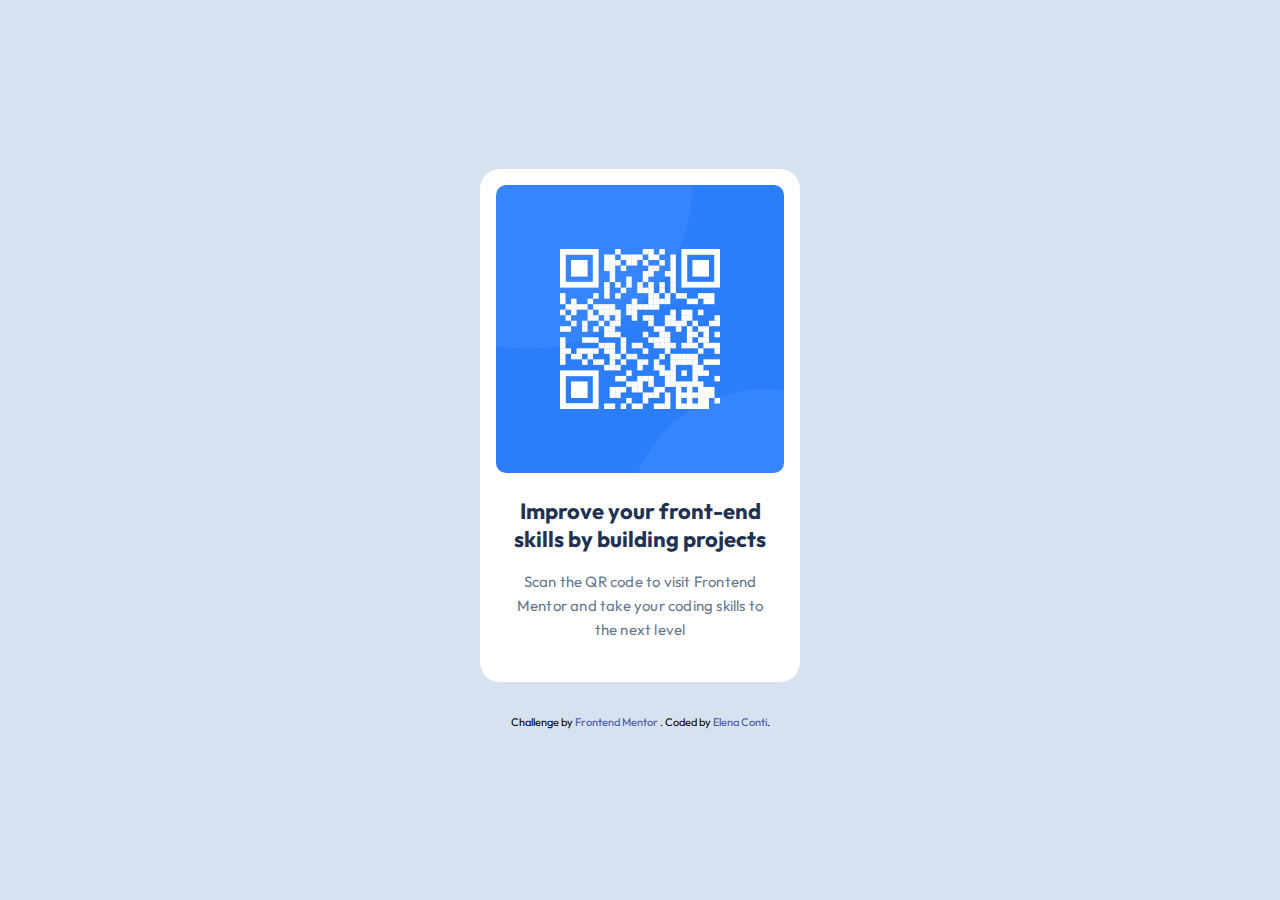
<file: 01_project_qr_code/index.html>
<!DOCTYPE html>
<html lang="it">
<head>
  <meta charset="UTF-8">
  <meta name="viewport" content="width=device-width, initial-scale=1.0">
  
  <link rel="icon" type="image/png" href="./qr-code-component-main/images/favicon-32x32.png">
  
  <title>Frontend Mentor | QR code component</title>

  <!-- Google Fonts -->
  <link rel="preconnect" href="https://fonts.googleapis.com">
  <link rel="preconnect" href="https://fonts.gstatic.com" crossorigin>
  <link href="https://fonts.googleapis.com/css2?family=Outfit:wght@400;700&display=swap" rel="stylesheet">

  <!-- Foglio di stile esterno -->
  <link rel="stylesheet" href="style.css">
</head>
<body>

  <!-- Componente principale -->
  <main class="card" role="main" aria-label="QR Code Project Card">
    <img 
      src="./qr-code-component-main/images/image-qr-code.png" 
      alt="Codice QR per accedere a Frontend Mentor"
      class="qr-image"
      loading="lazy"
    >
    <div class="card-content">
      <h1>Improve your front-end skills by building projects</h1>
      <p>Scan the QR code to visit Frontend Mentor and take your coding skills to the next level</p>
    </div>
  </main>

  <!-- Footer di attribuzione -->
  <footer class="attribution" aria-label="Attribuzione progetto">
    Challenge by 
    <a href="https://www.frontendmentor.io?ref=challenge" target="_blank" rel="noopener noreferrer">
      Frontend Mentor
    </a>. 
    Coded by 
    <a href="#" target="_blank" rel="noopener noreferrer">Elena Conti</a>.
  </footer>

</body>
</html>
</file>
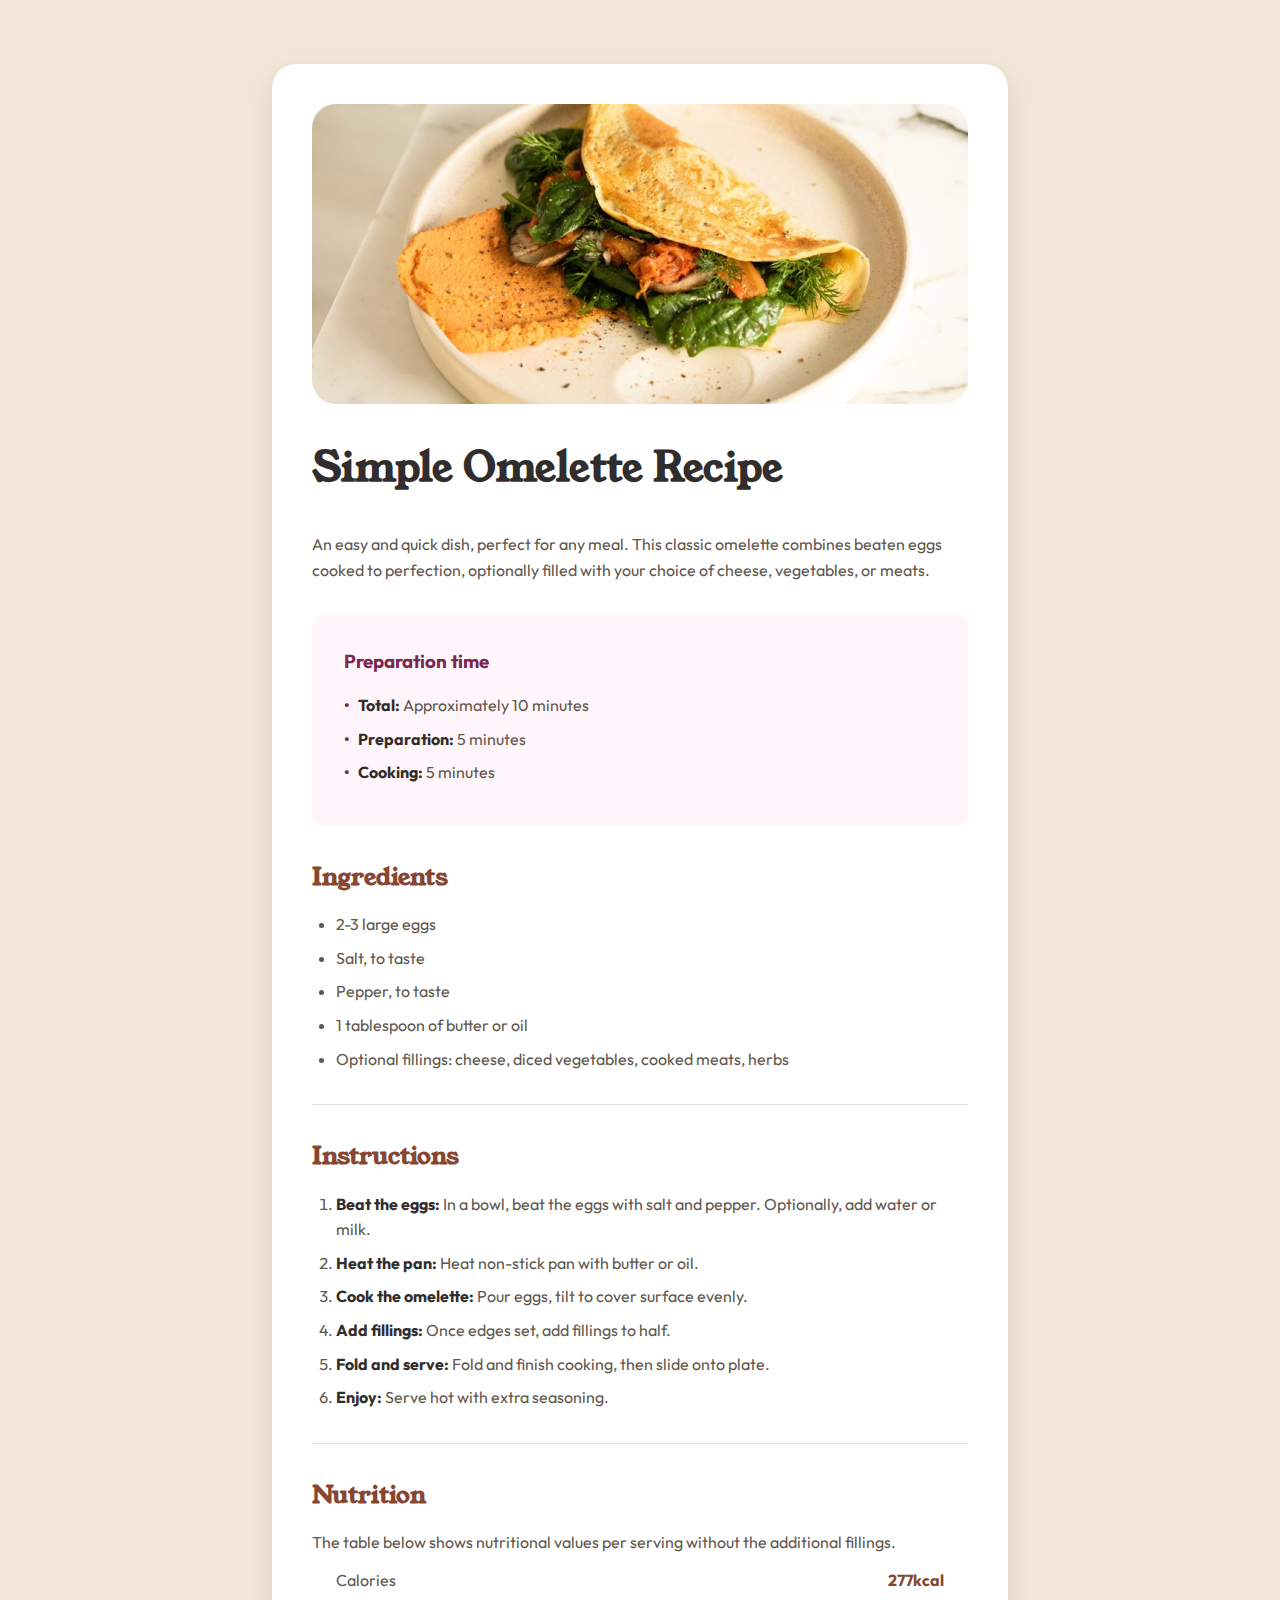
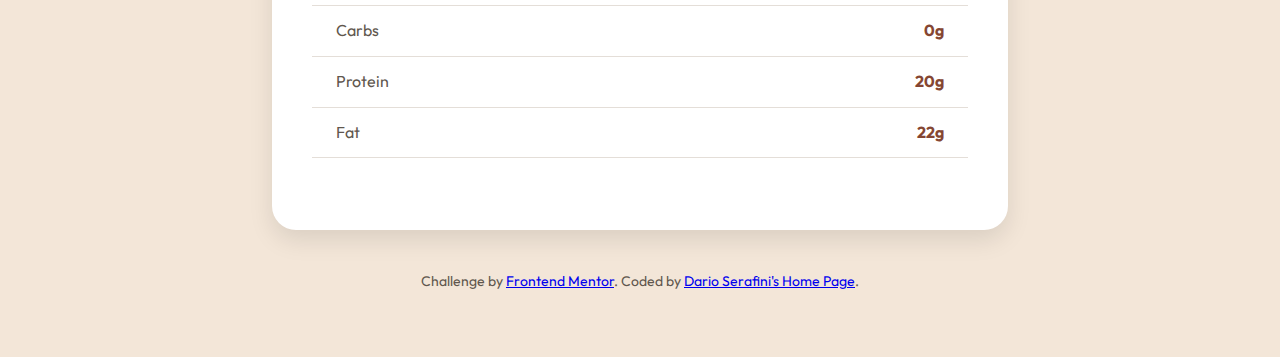
<file: 04_project_recipe_page_main/index.html>
<!DOCTYPE html>
<html lang="it">

<head>
    <meta charset="UTF-8">
    <meta name="viewport" content="width=device-width, initial-scale=1.0">
    <link rel="icon" type="img/png" sizes="32x32" href="./assets/images/favicon-32x32.png">
    <title>Ricetta Omelette Semplice | Frontend Mentor</title>
    <link rel="stylesheet" href="style.css">
    <link rel="preconnect" href="https://fonts.googleapis.com">
    <link rel="preconnect" href="https://fonts.gstatic.com" crossorigin>
    <link
        href="https://fonts.googleapis.com/css2?family=Outfit:wght@400;600;700&family=Young+Serif:wght@400&display=swap"
        rel="stylesheet">
</head>

<body>
    <main class="recipe-card">
        <header class="recipe-header">
            <img src="./assets/images/image-omelette.jpeg" alt="Omelette su piatto bianco" class="recipe-image">
        </header>

        <div class="recipe-content">
            <h1 class="recipe-title">Simple Omelette Recipe</h1>
            <p class="recipe-description">
                An easy and quick dish, perfect for any meal. This classic omelette combines beaten eggs cooked to
                perfection, optionally filled with your choice of cheese, vegetables, or meats.
            </p>

            <aside class="prep-time-box">
                <h3>Preparation time</h3>
                <ul class="prep-time-list">
                    <li><strong>Total:</strong> Approximately 10 minutes</li>
                    <li><strong>Preparation:</strong> 5 minutes</li>
                    <li><strong>Cooking:</strong> 5 minutes</li>
                </ul>
            </aside>

            <section class="recipe-section">
                <h2>Ingredients</h2>
                <ul>
                    <li>2-3 large eggs</li>
                    <li>Salt, to taste</li>
                    <li>Pepper, to taste</li>
                    <li>1 tablespoon of butter or oil</li>
                    <li>Optional fillings: cheese, diced vegetables, cooked meats, herbs</li>
                </ul>
            </section>

            <hr>

            <section class="recipe-section">
                <h2>Instructions</h2>
                <ol>
                    <li><strong>Beat the eggs:</strong> In a bowl, beat the eggs with salt and pepper. Optionally, add
                        water or milk.</li>
                    <li><strong>Heat the pan:</strong> Heat non-stick pan with butter or oil.</li>
                    <li><strong>Cook the omelette:</strong> Pour eggs, tilt to cover surface evenly.</li>
                    <li><strong>Add fillings:</strong> Once edges set, add fillings to half.</li>
                    <li><strong>Fold and serve:</strong> Fold and finish cooking, then slide onto plate.</li>
                    <li><strong>Enjoy:</strong> Serve hot with extra seasoning.</li>
                </ol>
            </section>

            <hr>

            <section class="recipe-section">
                <h2>Nutrition</h2>
                <p>The table below shows nutritional values per serving without the additional fillings.</p>
                <table class="nutrition-table">
                    <tbody>
                        <tr>
                            <td>Calories</td>
                            <td>277kcal</td>
                        </tr>
                        <tr>
                            <td>Carbs</td>
                            <td>0g</td>
                        </tr>
                        <tr>
                            <td>Protein</td>
                            <td>20g</td>
                        </tr>
                        <tr>
                            <td>Fat</td>
                            <td>22g</td>
                        </tr>
                    </tbody>
                </table>
            </section>
        </div>
    </main>

    <footer class="attribution">
        <p>
            Challenge by <a href="#" target="_blank">Frontend Mentor</a>.
            Coded by <a href="https://www.cristinaelettronica.com" target="_blank">Dario Serafini's Home Page</a>.
        </p>
    </footer>
</body>

</html>
</file>
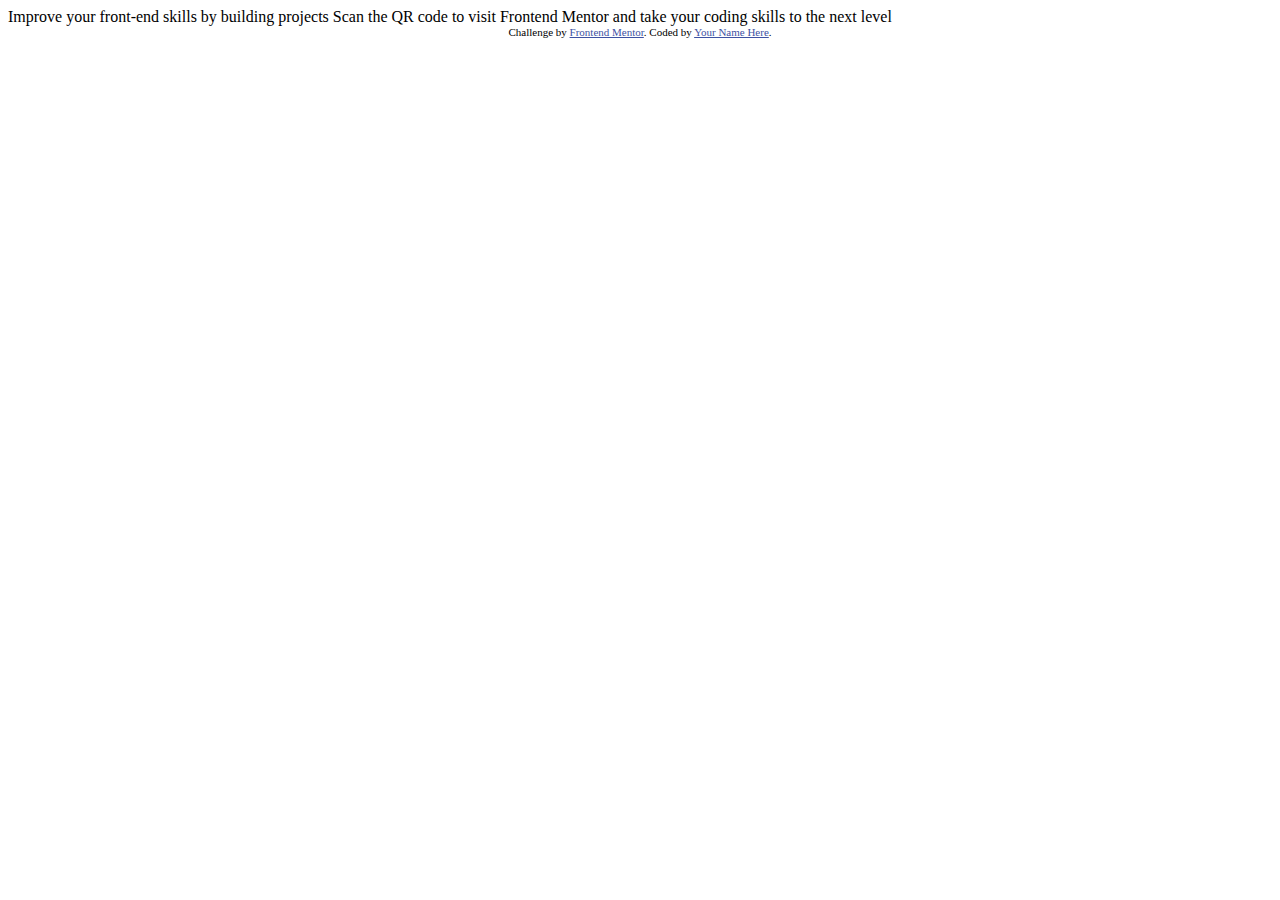
<file: 01_project_qr_code/qr-code-component-main/index.html>
<!DOCTYPE html>
<html lang="en">
<head>
  <meta charset="UTF-8">
  <meta name="viewport" content="width=device-width, initial-scale=1.0"> <!-- displays site properly based on user's device -->

  <link rel="icon" type="image/png" sizes="32x32" href="./images/favicon-32x32.png">
  
  <title>Frontend Mentor | QR code component</title>

  <!-- Feel free to remove these styles or customise in your own stylesheet 👍 -->
  <style>
    .attribution { font-size: 11px; text-align: center; }
    .attribution a { color: hsl(228, 45%, 44%); }
  </style>
</head>
<body>

  Improve your front-end skills by building projects

  Scan the QR code to visit Frontend Mentor and take your coding skills to the next level
  
  <div class="attribution">
    Challenge by <a href="https://www.frontendmentor.io?ref=challenge" target="_blank">Frontend Mentor</a>. 
    Coded by <a href="#">Your Name Here</a>.
  </div>
</body>
</html>
</file>
<file: 01_project_qr_code/style.css>
/* -------------------- */
/* --- VARIABILI CSS ---*/
/* -------------------- */
:root {
  /* Colori */
  --white: hsl(0, 0%, 100%);
  --light-gray: hsl(212, 45%, 89%);
  --grayish-blue: hsl(216, 15%, 48%);
  --dark-blue: hsl(218, 44%, 22%);
  --accent-blue: hsl(228, 45%, 44%);

  /* Font */
  --font-family-default: "Outfit", sans-serif;

  /* Spaziature standard */
  --radius-card: 1.25rem; /* 20px */
  --radius-img: 0.625rem; /* 10px */
  /* --shadow-card: 0 25px 50px -12px rgba(0, 0, 0, 0.1); */
  --padding-card: 1rem;
}

/* -------------------------- */
/* --- RESET E STILI BASE ---*/
/* -------------------------- */
* {
  margin: 0;
  padding: 0;
  box-sizing: border-box;
}

html {
  font-size: 100%; /* base per rem */
}

body {
  font-family: var(--font-family-default);
  background-color: var(--light-gray);
  font-size: 0.9375rem; /* 15px */
  display: flex;
  flex-direction: column;
  justify-content: center;
  align-items: center;
  min-height: 100vh;
  padding: 1.5rem;
  line-height: 1.6;
}

/* -------------------- */
/* --- COMPONENTE CARD ---*/
/* -------------------- */
.card {
  background-color: var(--white);
  max-width: 320px;
  padding: var(--padding-card);
  border-radius: var(--radius-card);
  box-shadow: var(--shadow-card);
  text-align: center;
  margin-bottom: 2rem;
}

.card img {
  width: 100%;
  border-radius: var(--radius-img);
  display: block;
}

.card-content {
  padding: 1.5rem 0.5rem;
}

.card-content h1 {
  color: var(--dark-blue);
  font-size: 1.375rem;
  font-weight: 700;
  margin-bottom: 1rem;
  line-height: 1.3;
}

.card-content p {
  color: var(--grayish-blue);
  line-height: 1.6;
  letter-spacing: 0.2px;
}

/* -------------------- */
/* --- ATTRIBUZIONE ---*/
/* -------------------- */
.attribution {
  font-size: 0.6875rem; /* 11px */
  text-align: center;
  padding: 0 1rem;
  word-break: break-word;
  max-width: 100%;
}

.attribution a {
  color: var(--accent-blue);
  text-decoration: none;
}
</file>
<file: 04_project_recipe_page_main/style.css>
/* Variabili CSS */
:root {
  --color-white: hsl(0, 0%, 100%);
  --color-background: hsl(30, 54%, 90%);
  --color-text: hsl(30, 10%, 34%);
  --color-title: hsl(24, 5%, 18%);
  --color-accent: hsl(14, 45%, 36%);
  --color-muted: hsl(30, 18%, 87%);
  --color-soft-pink: hsl(330, 100%, 98%);
  --font-serif: 'Young Serif', serif;
  --font-sans: 'Outfit', sans-serif;
  --radius-lg: 24px;
  --spacing-2xl: 2rem;
  --spacing-3xl: 2.5rem;
}

/* Reset */
* {
  margin: 0;
  padding: 0;
  box-sizing: border-box;
}

html, body {
  background-color: var(--color-background);
  font-family: var(--font-sans);
  color: var(--color-text);
  line-height: 1.6;
  font-size: 1rem;
  min-height: 100vh;
  display: flex;
  flex-direction: column;
  align-items: center;
  padding: var(--spacing-2xl);
}

/* Recipe Card */
.recipe-card {
  background-color: var(--color-white);
  border-radius: var(--radius-lg);
  max-width: 736px;
  width: 100%;
  overflow: hidden;
  box-shadow: 0 10px 25px rgba(0, 0, 0, 0.1);
}

.recipe-header {
  padding: var(--spacing-3xl);
  padding-bottom: 0;
}

.recipe-image {
  width: 100%;
  border-radius: var(--radius-lg);
  display: block;
  margin-bottom: var(--spacing-2xl);
}

.recipe-content {
  padding: 0 var(--spacing-3xl) var(--spacing-3xl);
}

.recipe-title {
  font-family: var(--font-serif);
  font-size: 2.5rem;
  color: var(--color-title);
  margin-bottom: var(--spacing-2xl);
}

.recipe-description {
  margin-bottom: var(--spacing-2xl);
}

.prep-time-box {
  background-color: var(--color-soft-pink);
  padding: var(--spacing-2xl);
  border-radius: 12px;
  margin-bottom: var(--spacing-2xl);
}

.prep-time-box h3 {
  color: hsl(332, 51%, 32%);
  margin-bottom: 1rem;
}

.prep-time-list {
  list-style: none;
  padding: 0;
}

.prep-time-list li::before {
  content: '•';
  color: hsl(332, 51%, 32%);
  font-weight: bold;
  margin-right: 0.5rem;
}

.recipe-section {
  margin-bottom: var(--spacing-2xl);
}

.recipe-section h2 {
  font-family: var(--font-serif);
  color: var(--color-accent);
  margin-bottom: 1rem;
}

ol, ul {
  padding-left: 1.5rem;
}

li {
  margin-bottom: 0.5rem;
}

strong {
  color: var(--color-title);
}

hr {
  border: none;
  border-top: 1px solid var(--color-muted);
  margin: var(--spacing-2xl) 0;
}

.nutrition-table {
  width: 100%;
  border-collapse: collapse;
}

.nutrition-table td {
  padding: 0.75rem 0;
  border-bottom: 1px solid var(--color-muted);
}

.nutrition-table td:first-child {
  padding-left: 1.5rem;
}

.nutrition-table td:last-child {
  text-align: right;
  padding-right: 1.5rem;
  color: var(--color-accent);
  font-weight: bold;
}

/* Footer */
.attribution {
  margin-top: var(--spacing-3xl);
  text-align: center;
  font-size: 0.875rem;
  color: var(--color-text);
}
</file>
